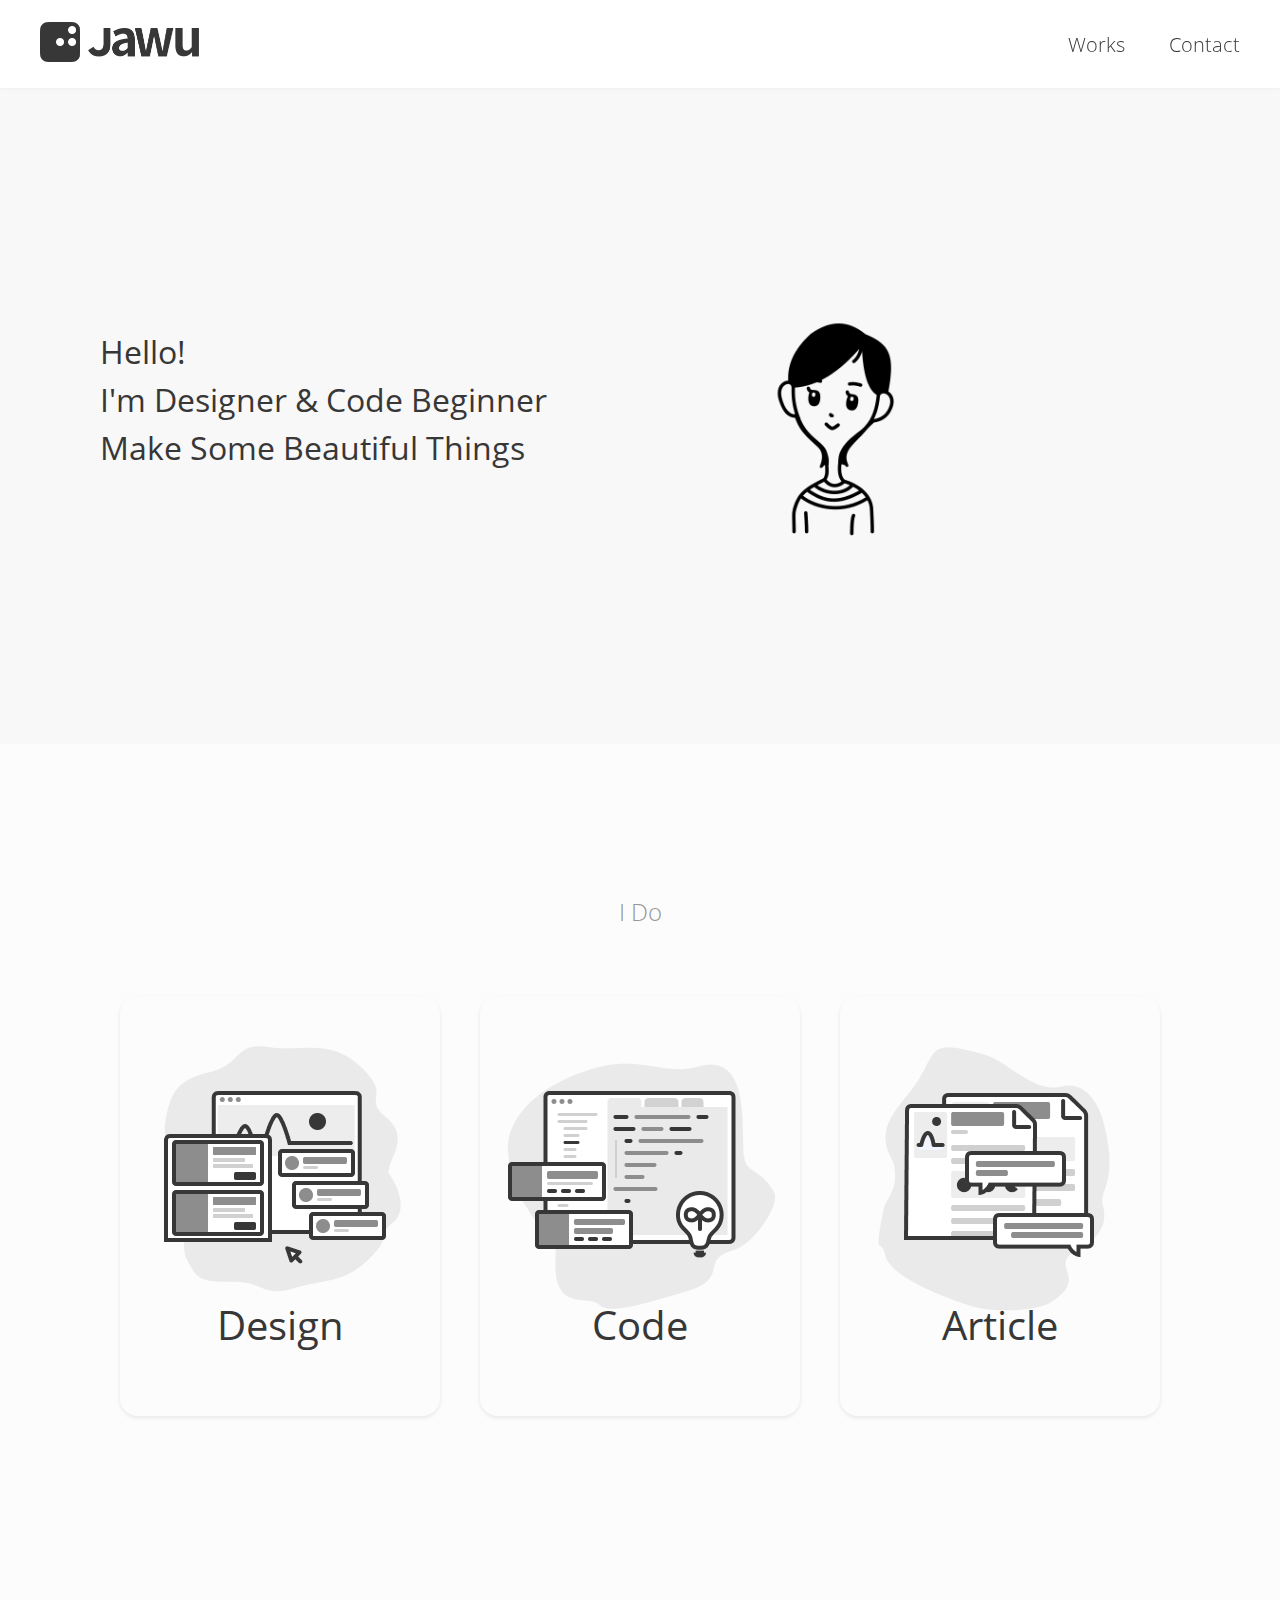
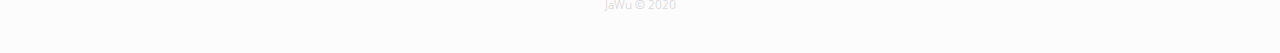
<file: index.html>
<!DOCTYPE html>
<html lang="en">
    <head>
        <meta charset="utf-8">
        <title>_JaWu</title>
        <meta name="description" content="A designer.">
        <meta name="viewport" content="width=device-width, initial-scale=1">
        <link rel="stylesheet" href="index.css">
        <link rel="icon" href="../img/favivon.png" type="image/x-icon">
        <link rel="shortcut icon" href="../img/favivon.png" type="image/x-icon">
        <meta name="viewport" content="width=device-width, initial-scale=1.0, minimum-scale=1.0, maximum-scale=1.0, user-scalable=no" />
    </head>
    <body>
        <div class="wrapper">
            <!-- title导航 -->
            <div class="header">
                <div class="header-left">
                    <a href="../index.html"><img src="../img/logo.png" height="40px" alt="logo" ></a>
                </div>
                <div class="header-right">
                    <span class="nav-list"><a href="works.html">Works</a></span>
                    <span class="nav-list"><a href="contact.html" >Contact</a></span>
                </div>
            </div>
            <!-- 中间内容 -->
            <div class="homepage-middle">
                <div class="content-box">
                    <div class="introduction">
                        <div class="text">Hello!<br>I'm Designer & Code Beginner<br>Make Some Beautiful Things</div>
                    </div>
                </div> 
         
            </div>
            <div class="guide">I Do</div>
                <!-- 以下为一个单元元素组件 -->
                <div class="four">
                    <a href="../works.html">
                        <span class="cell" style="background-image: url(../img/c01.png);">
                            <div class="cardname">
                                <div>Design</div>
                                <div></div>
                            </div>
                        </span>
                    </a>

                    <a href="https://github.com/VoryaWu">
                        <span class="cell" style="background-image: url(../img/c02.png);">
                            <div class="cardname">Code</div>
                        </span>
                    </a>  

                    <a href="https://medium.com/@vorya">
                        <span class="cell" style="background-image: url(../img/c03.png);">
                            <div class="cardname">Article</div>
                        </span>
                    </a>  

                </div>

                <!--以上为一个单元的元素组件-->    

            <!-- 页脚信息 -->
            <div class="footer">
                <div>JaWu © 2020</div>
            </div>
        </div>
    </body>
</html>
</file>
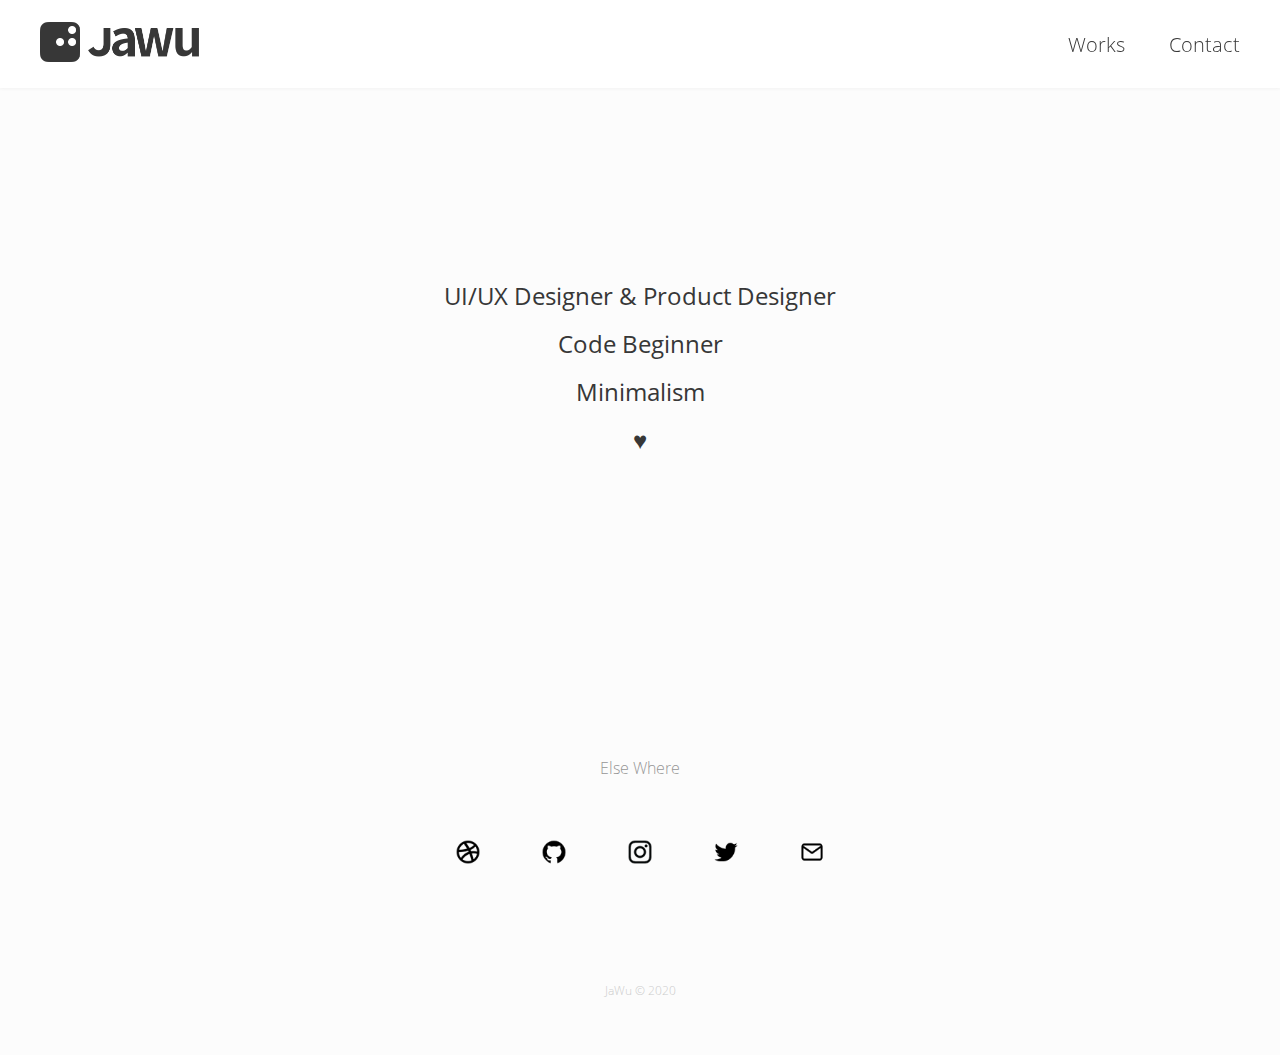
<file: contact.html>
<!DOCTYPE html>
<html lang="en">
    <head>
        <meta charset="utf-8">
        <title>_JaWu</title>
        <meta name="description" content="A designer.">
        <meta name="viewport" content="width=device-width, initial-scale=1">
        <link rel="stylesheet" href="index.css">
        <link href="https://fonts.googleapis.com/css?family=Nunito&display=swap" rel="stylesheet">
        <link rel="icon" href="../img/favivon.png" type="image/x-icon">
        <link rel="shortcut icon" href="../img/favivon.png" type="image/x-icon">
    </head>
    <body>
        <div class="wrapper">
            <!-- title导航 -->
            <div class="header">
                <div class="header-left">
                    <a href="../index.html"><img src="../img/logo.png" height="40px" alt="logo" ></a>
                </div>
                <div class="header-right">
                    <span class="nav-list"><a href="works.html">Works</a></span>
                    <span class="nav-list"><a href="contact.html" >Contact</a></span>
                </div>
            </div>

            <!--以上为一个单元的元素组件-->    

            <div class="guide">
                <div class="contact-text" style="margin-bottom: 280px;margin-top: 40px;"> UI/UX Designer & Product Designer<br>Code Beginner<br>Minimalism <br>♥</div>
                <div style="margin-bottom: 40px; font-size: 16px; color: #969696;"> Else Where</div>
                <a href="https://dribbble.com/voryawu"><div class="social-ico" style="background-image: url(../img/icon-dribbble.png);"></div></a>
                <a href="https://github.com/VoryaWu"><div class="social-ico" style="background-image: url(../img/icon-github.png) ;"></div></a>
                <a href="https://www.instagram.com/voryawu/"><div class="social-ico" style="background-image: url(../img/icon-instagram.png) ;"></div></a>
                <a href="https://twitter.com/_jawu"><div class="social-ico" style="background-image: url(../img/icon-twitter.png) ;"></div></a>
                <a href="mailto:wujaja0025@hotmail.com"><div class="social-ico" style="background-image: url(../img/icon-email.png) ;"></div></a>

            </a>
            

            <!-- 页脚信息 -->
            <div class="footer">
                <div>JaWu © 2020</div>
            </div>
        </a>
    </body>
</html>
</file>
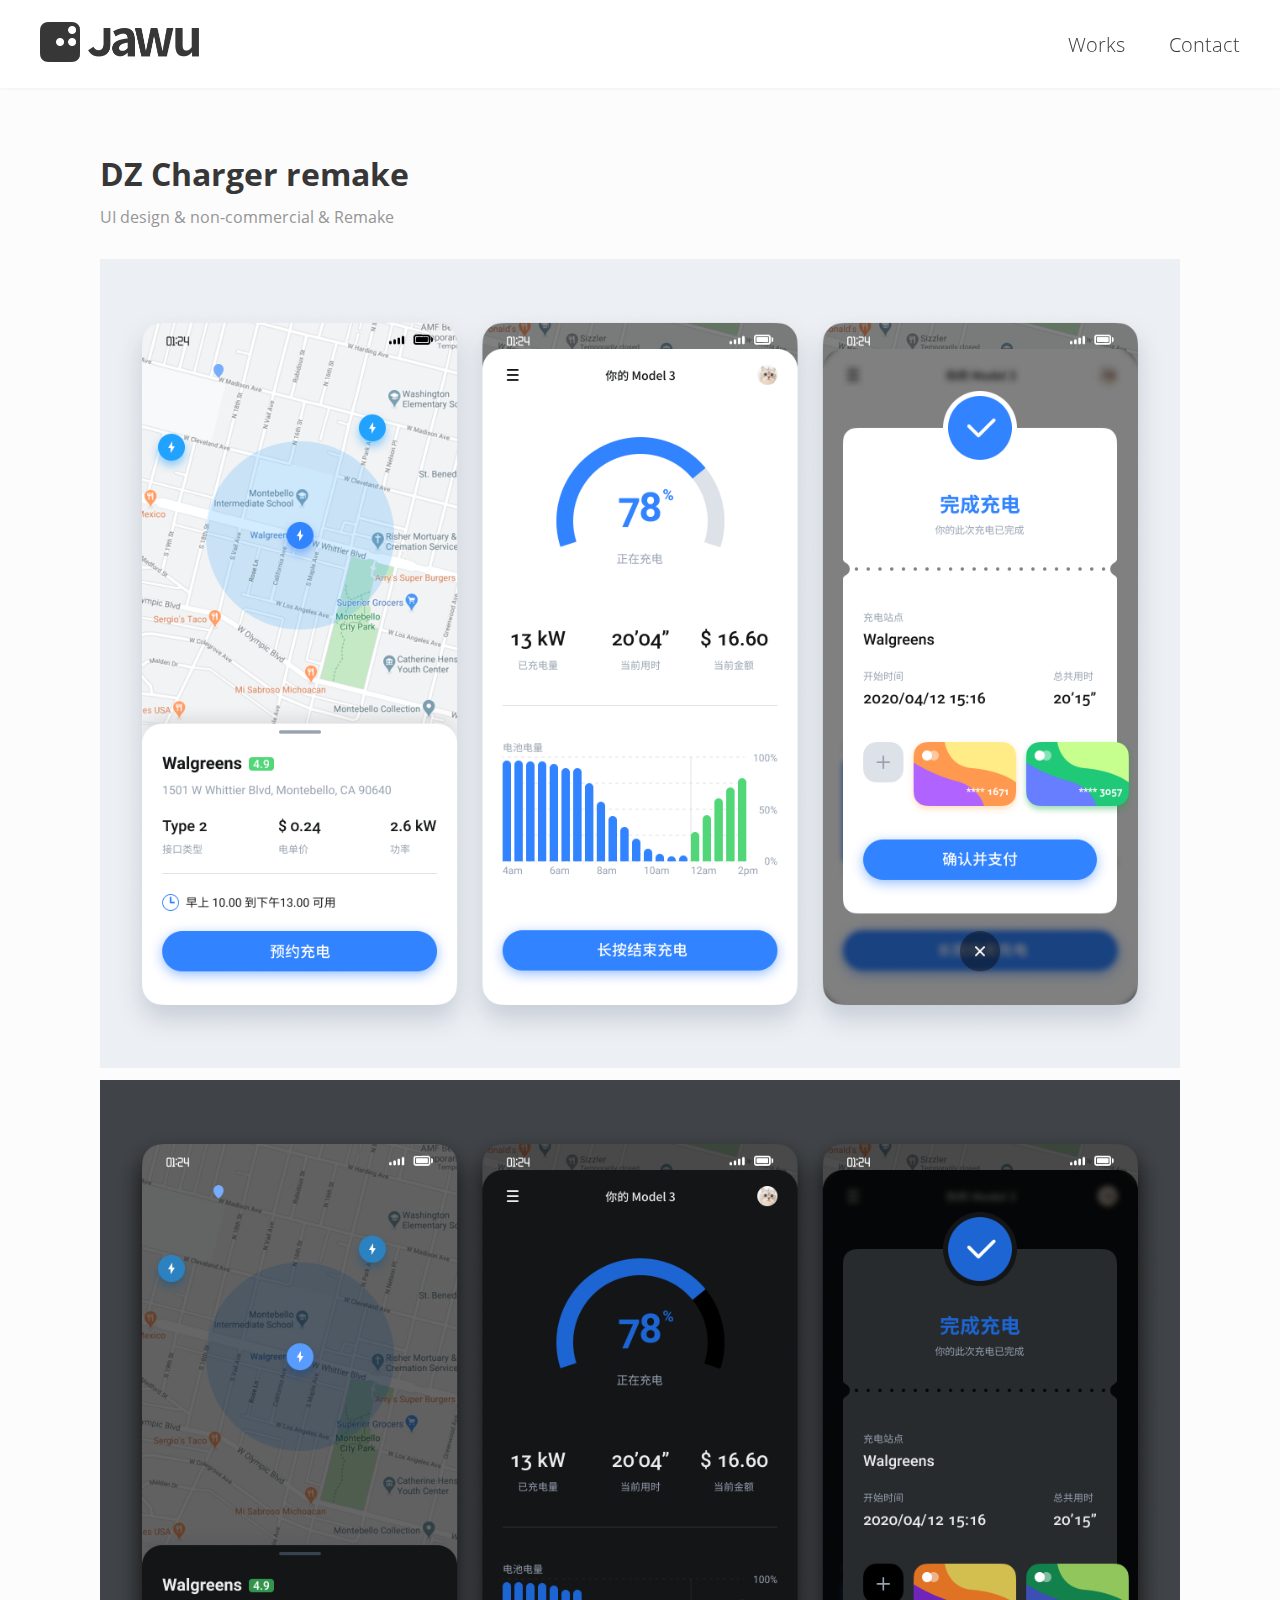
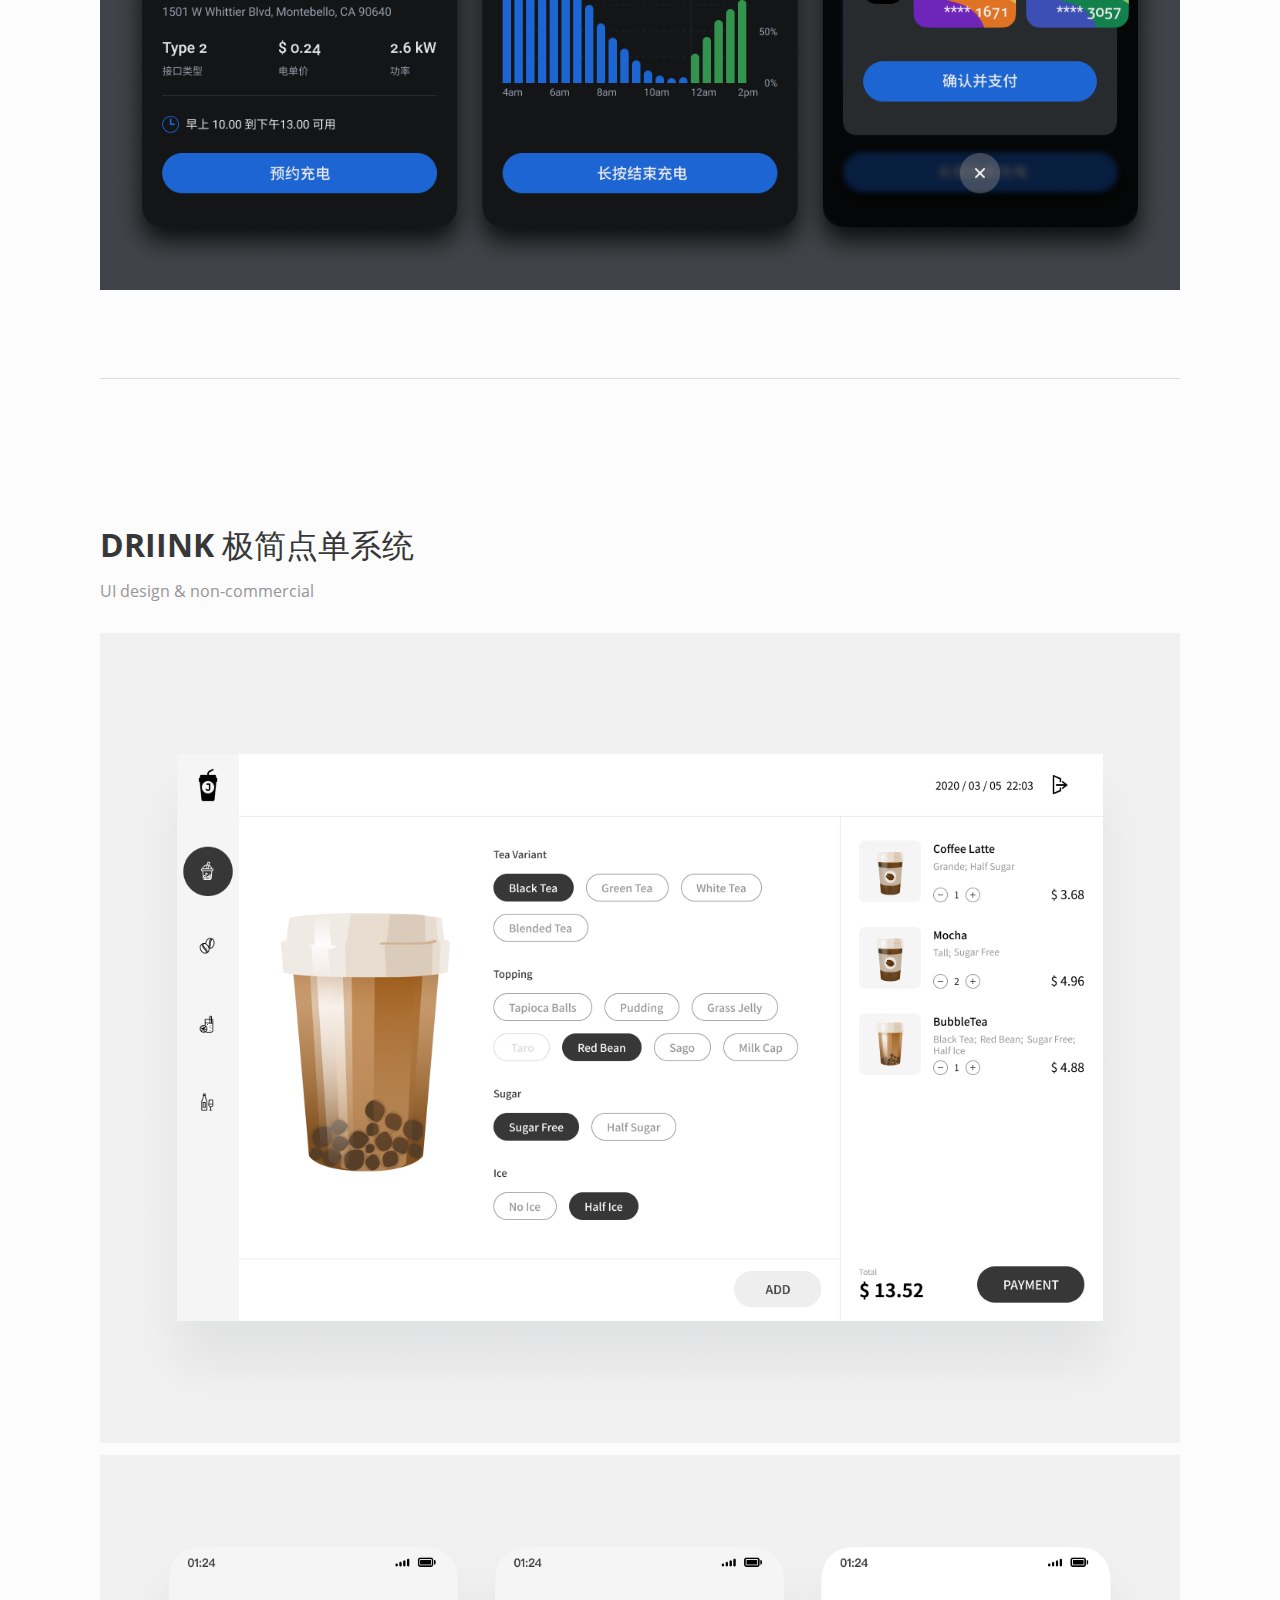
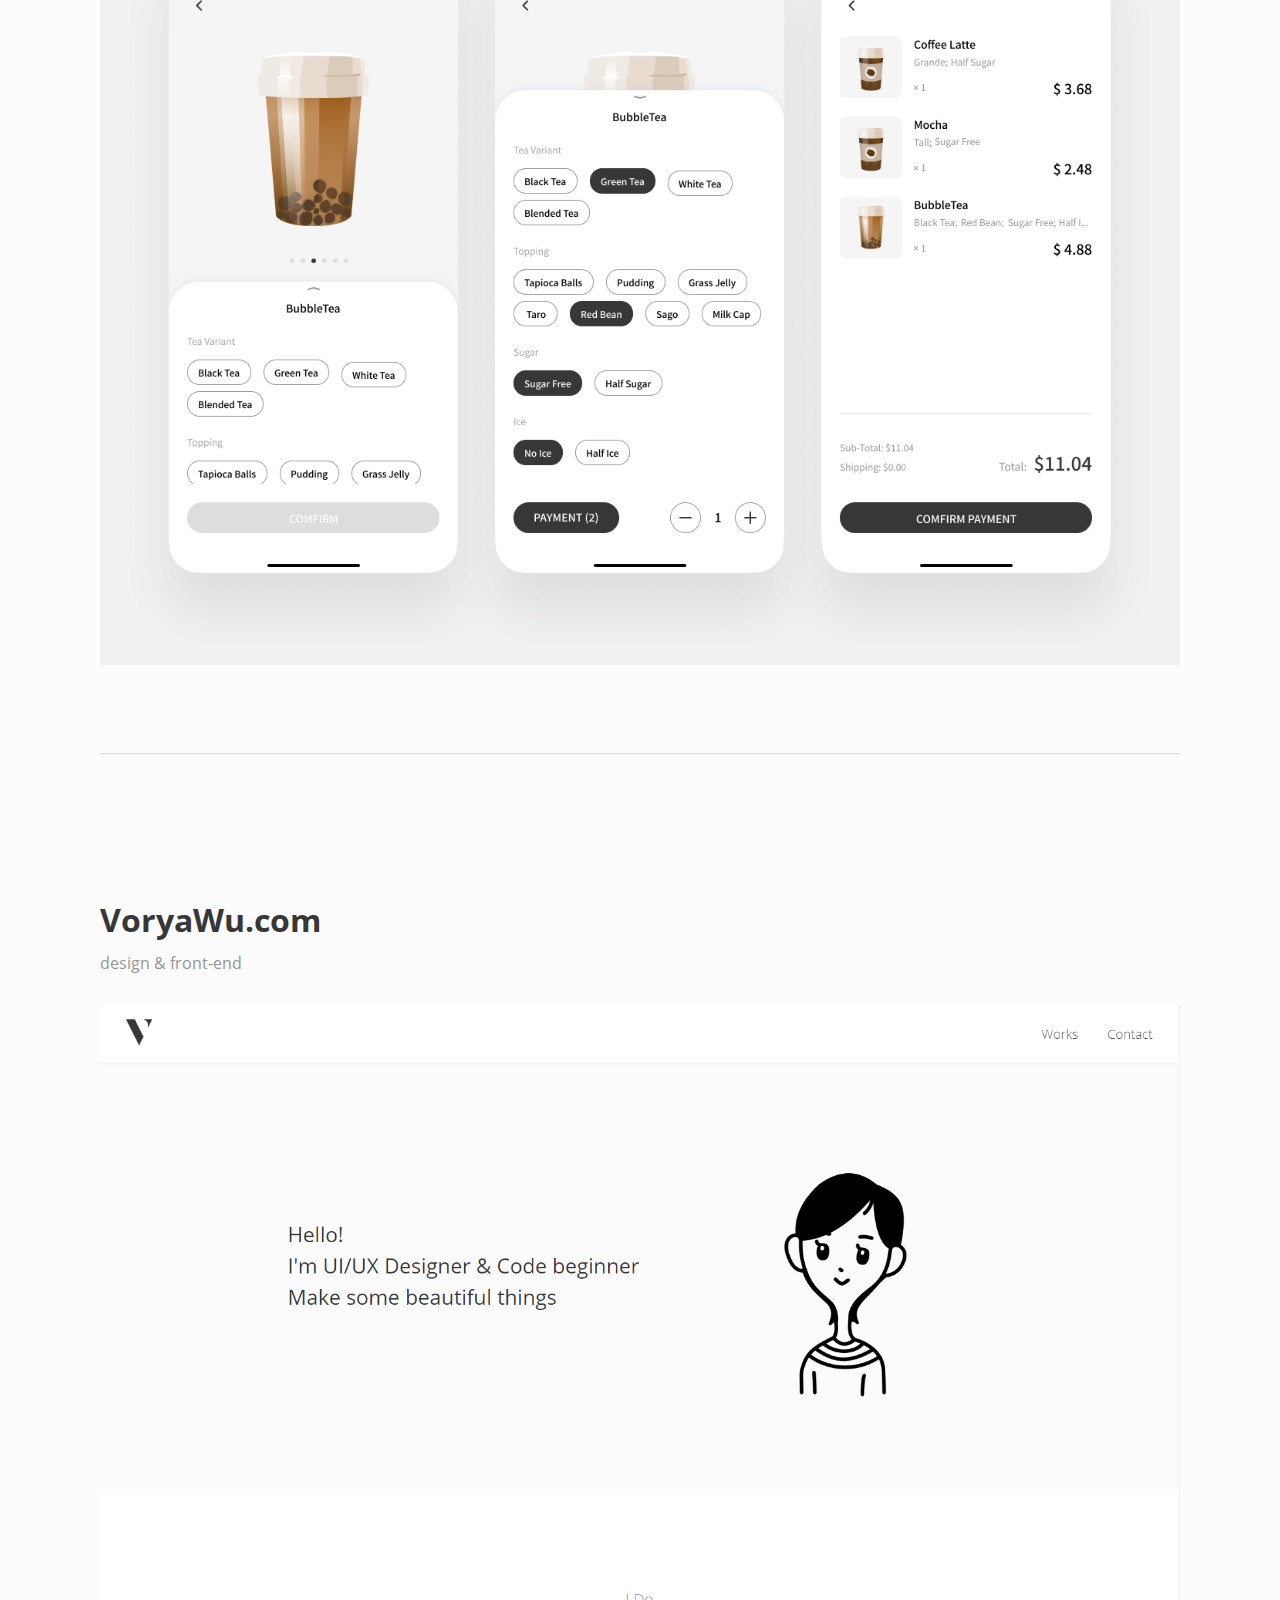
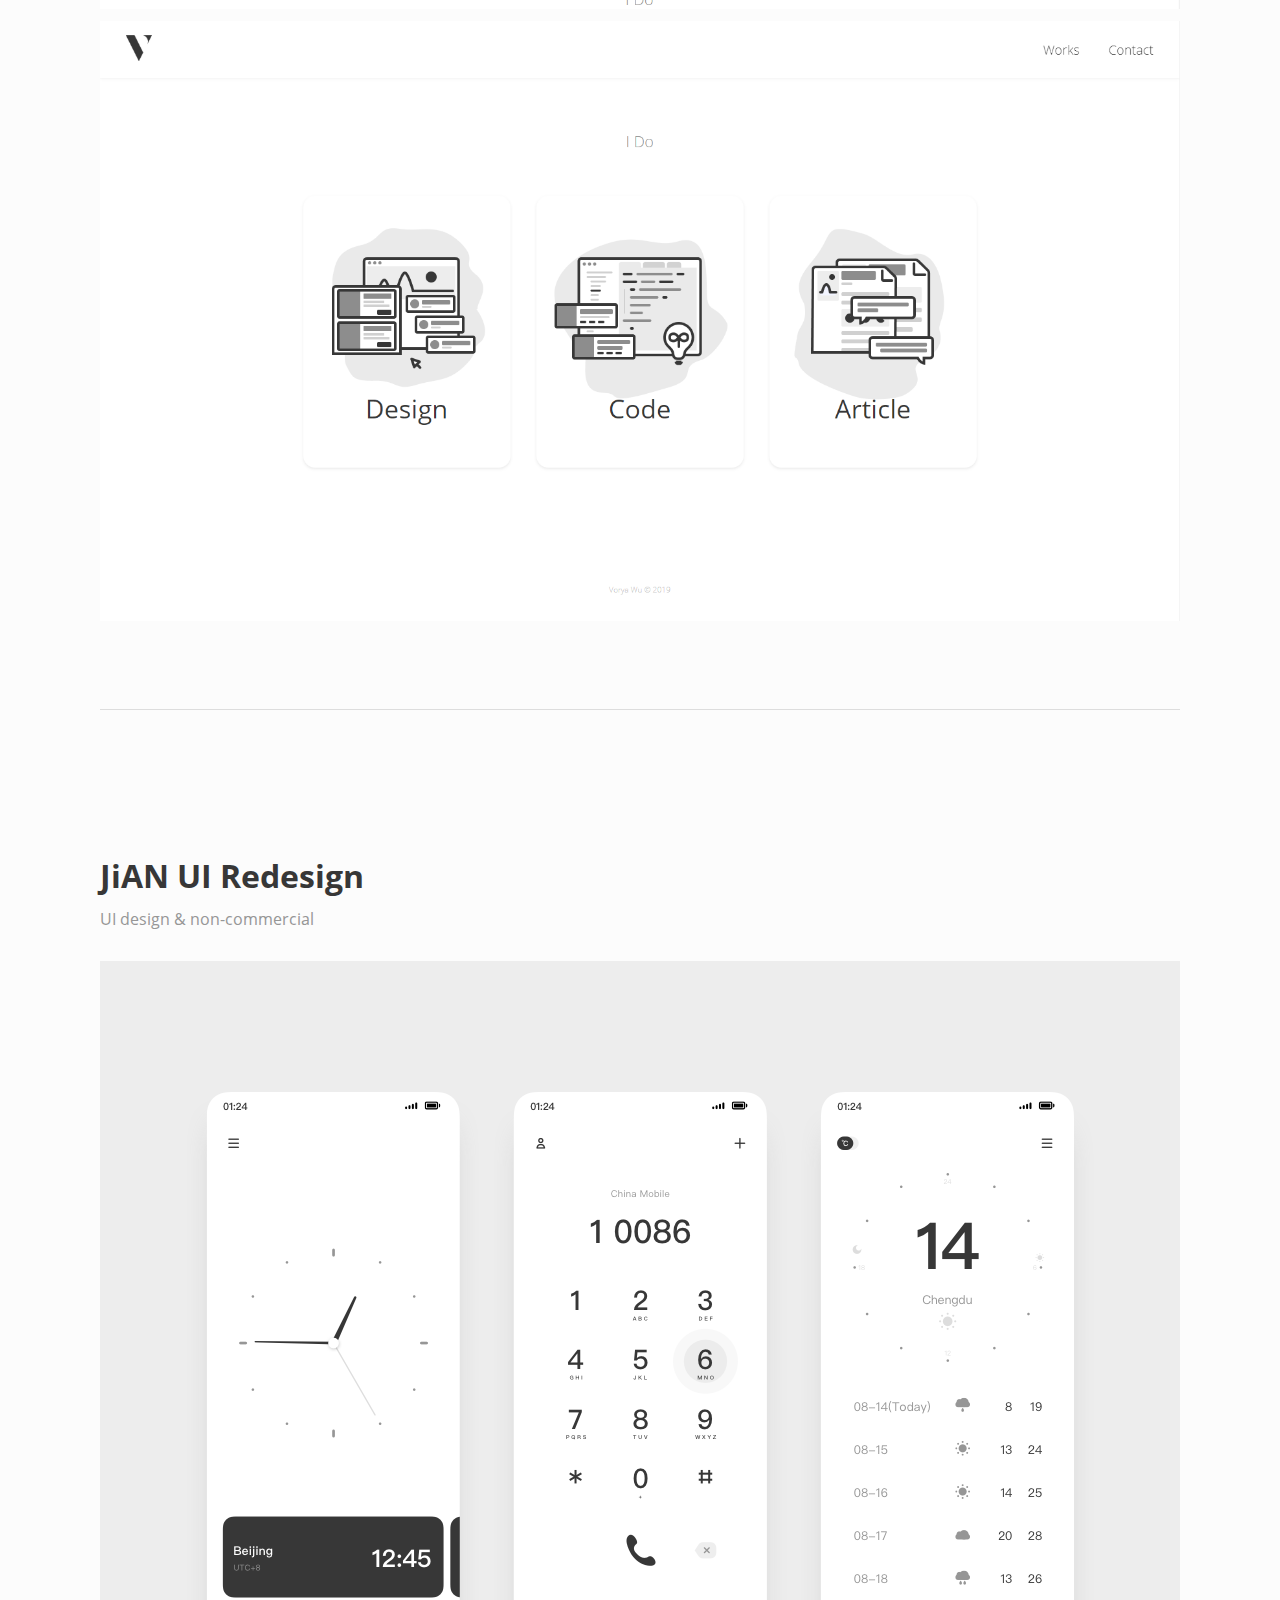
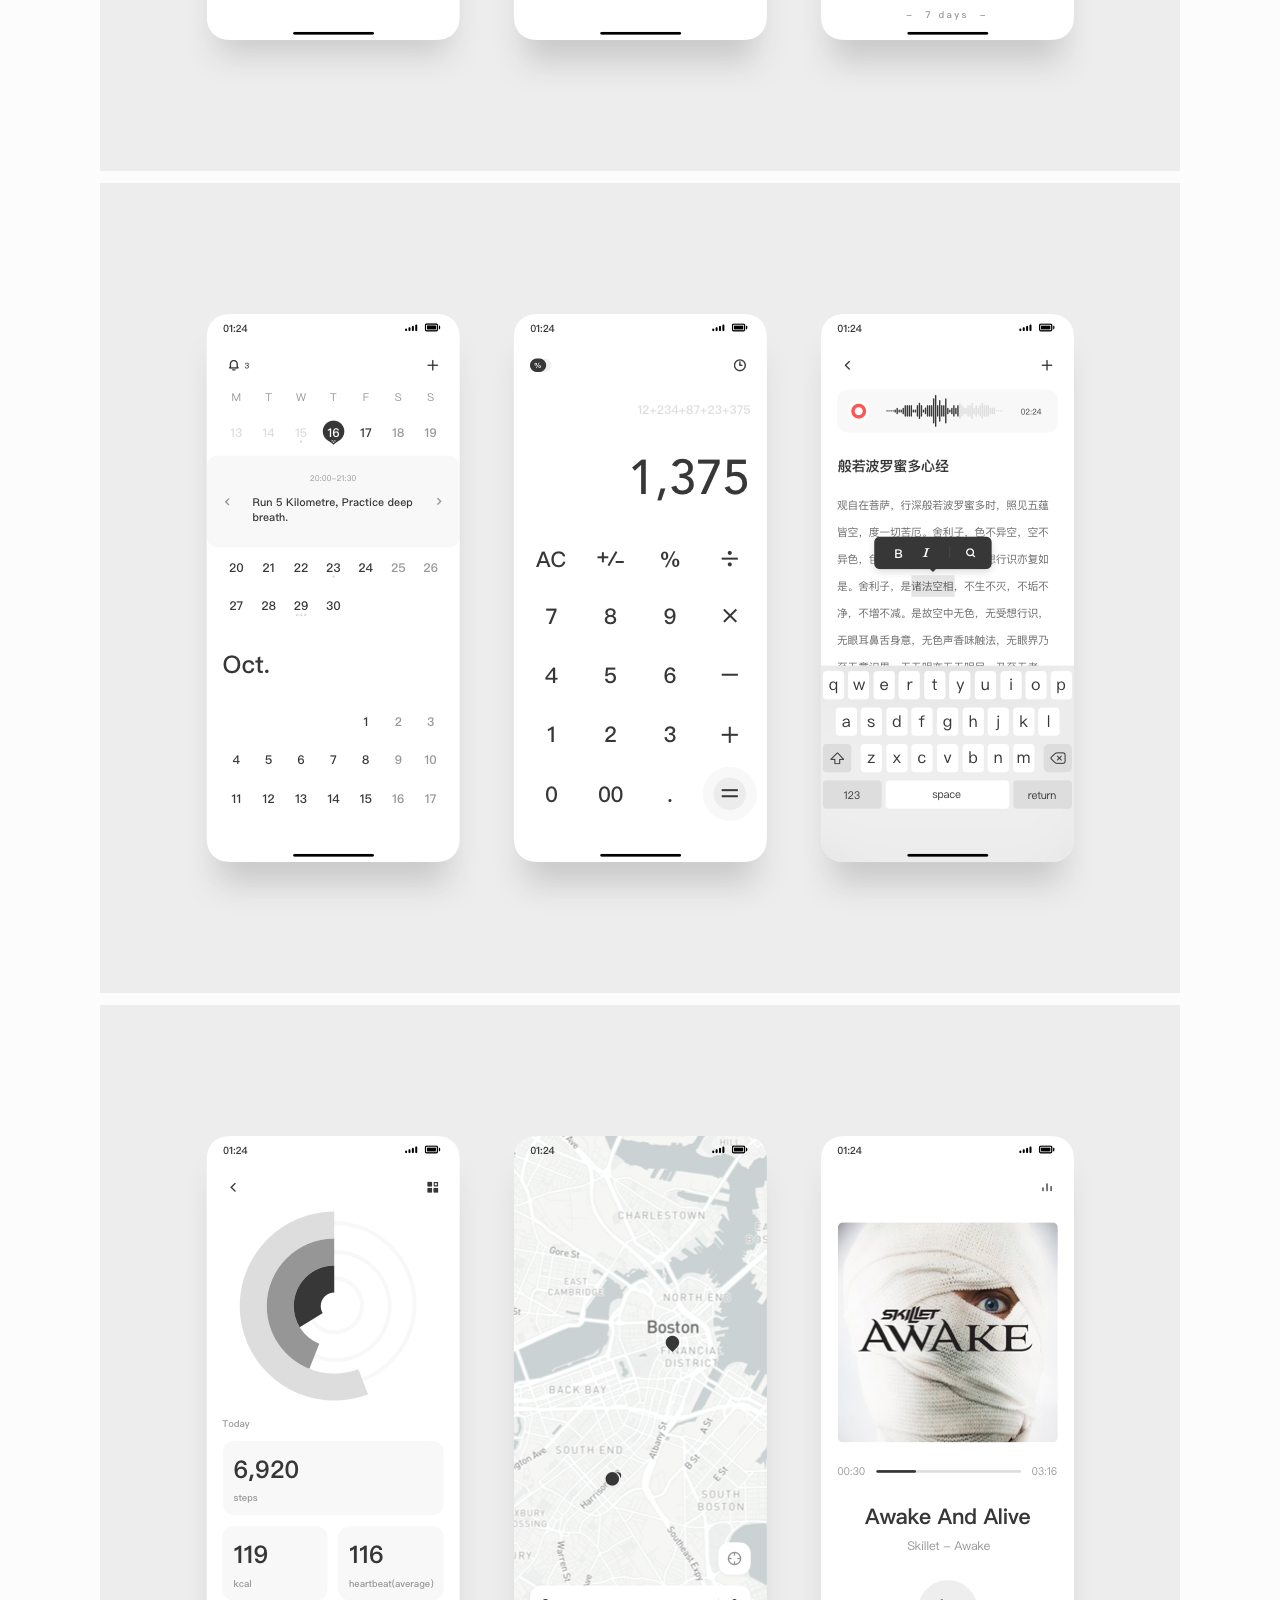
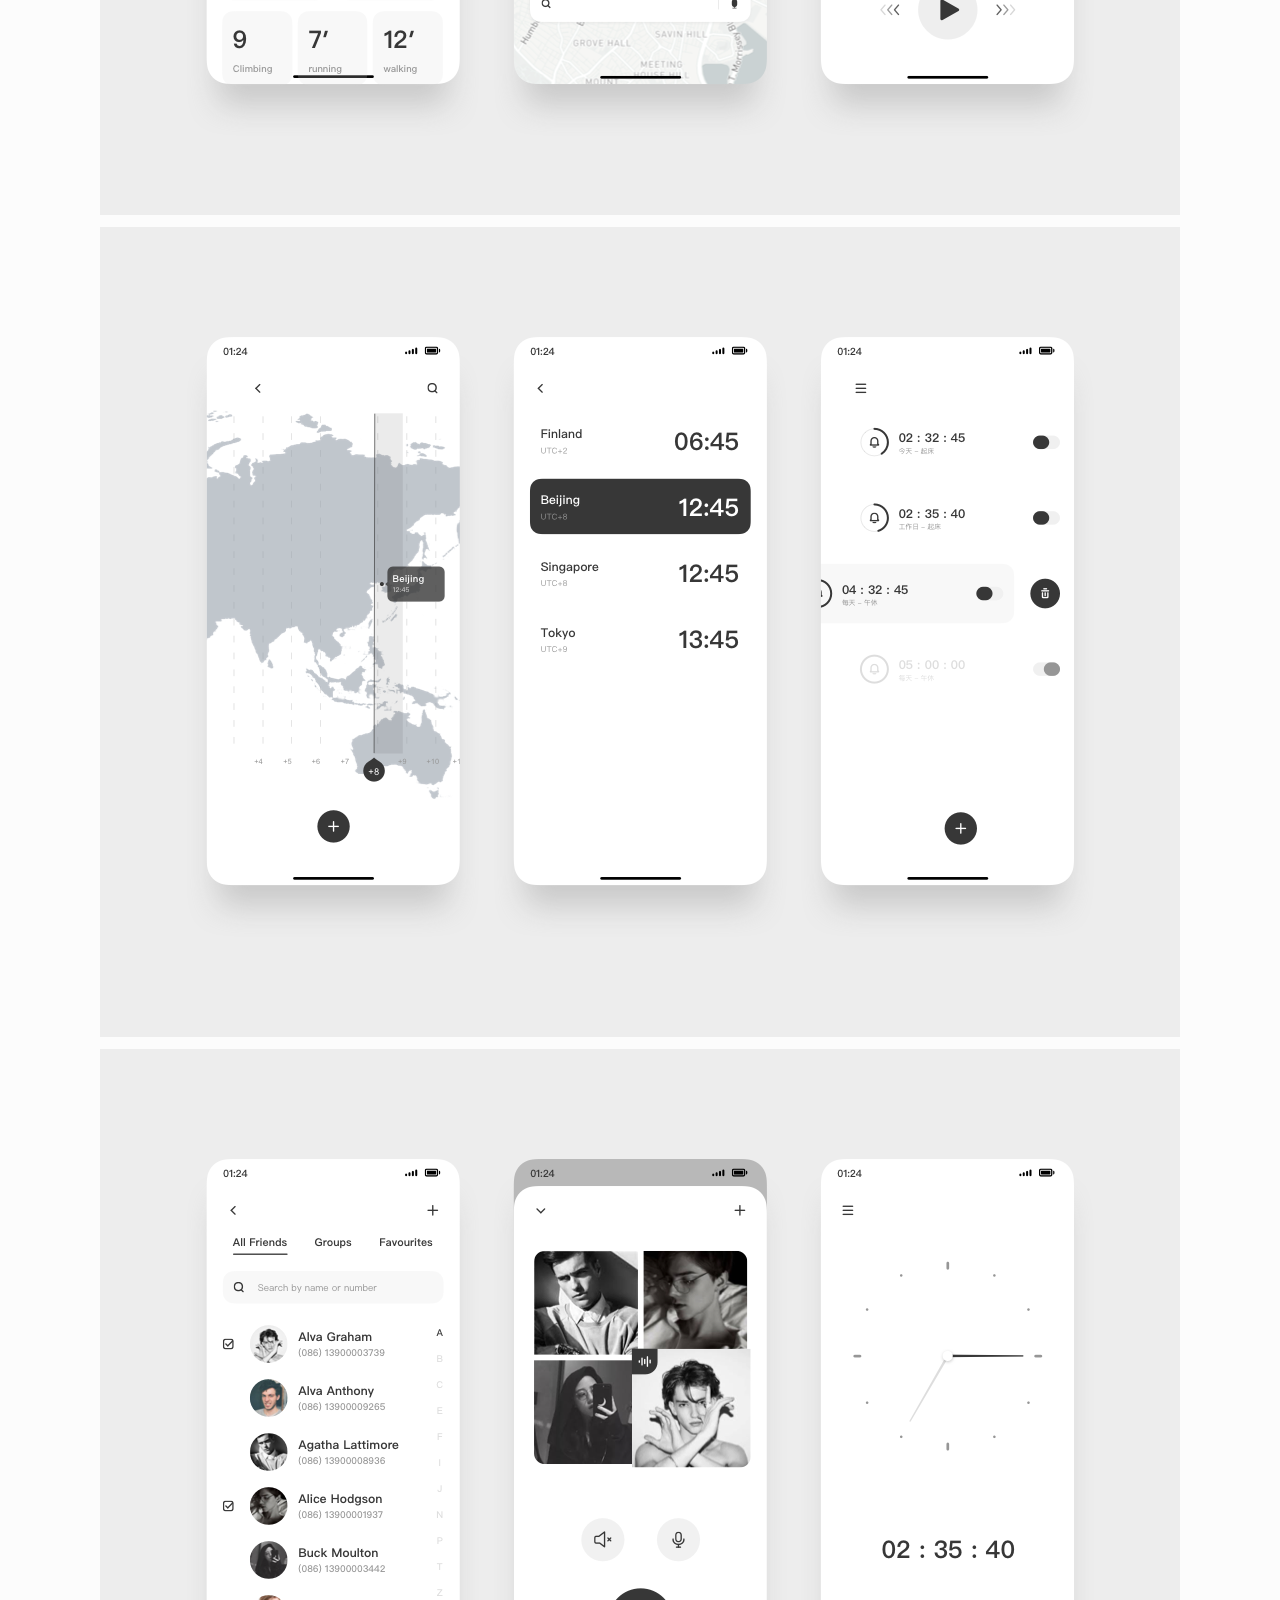
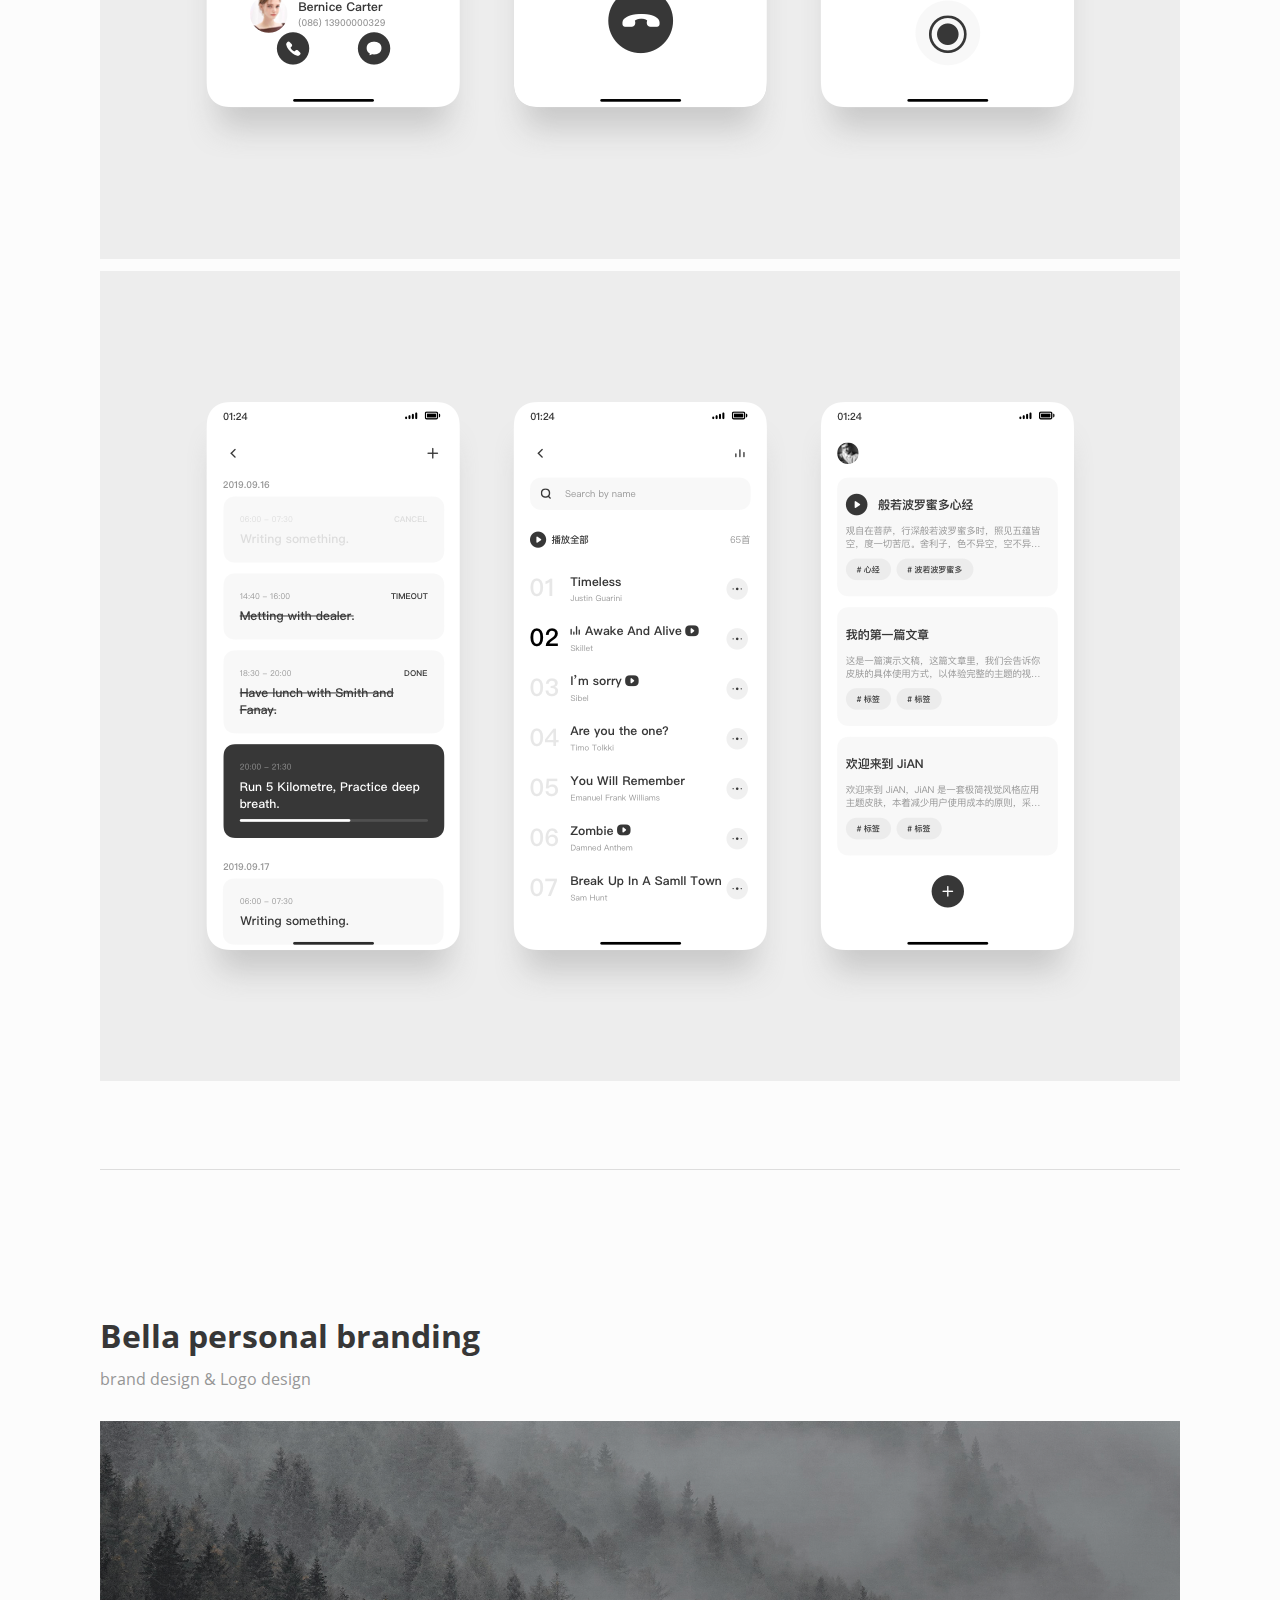
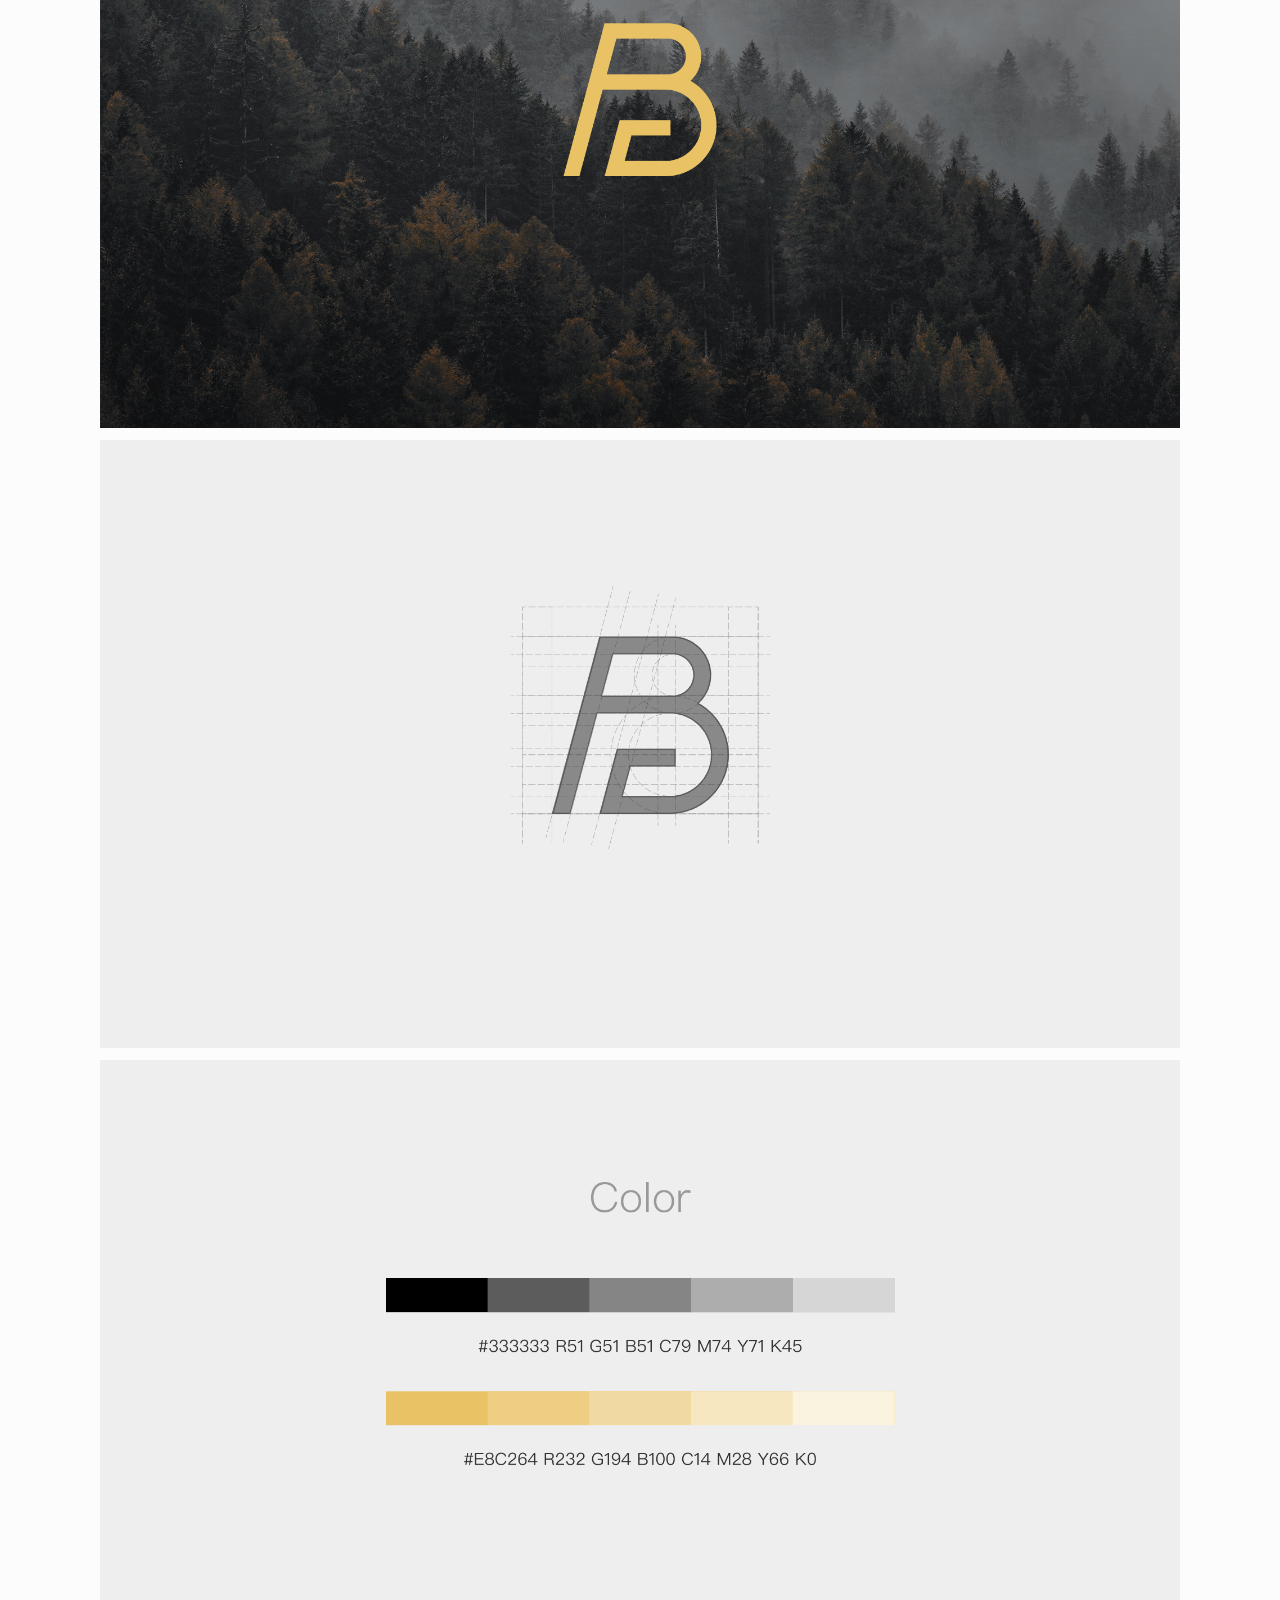
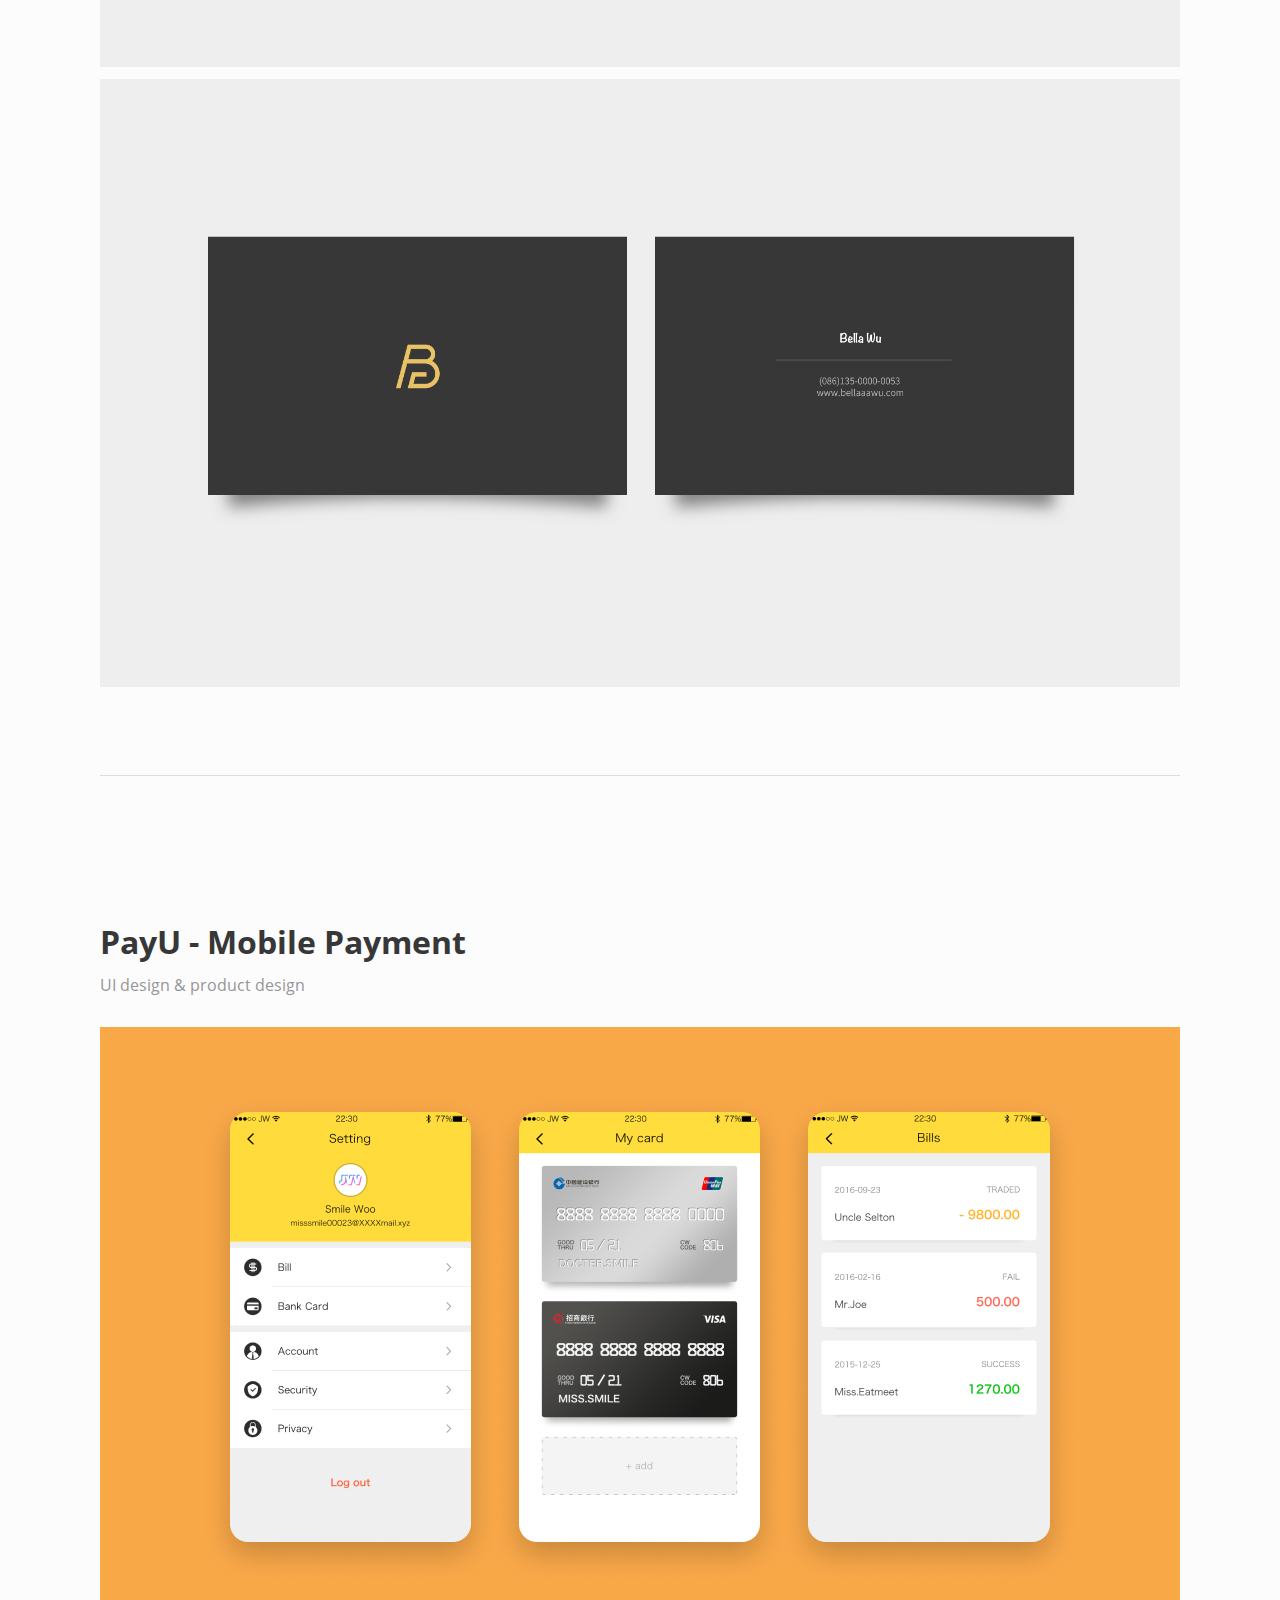
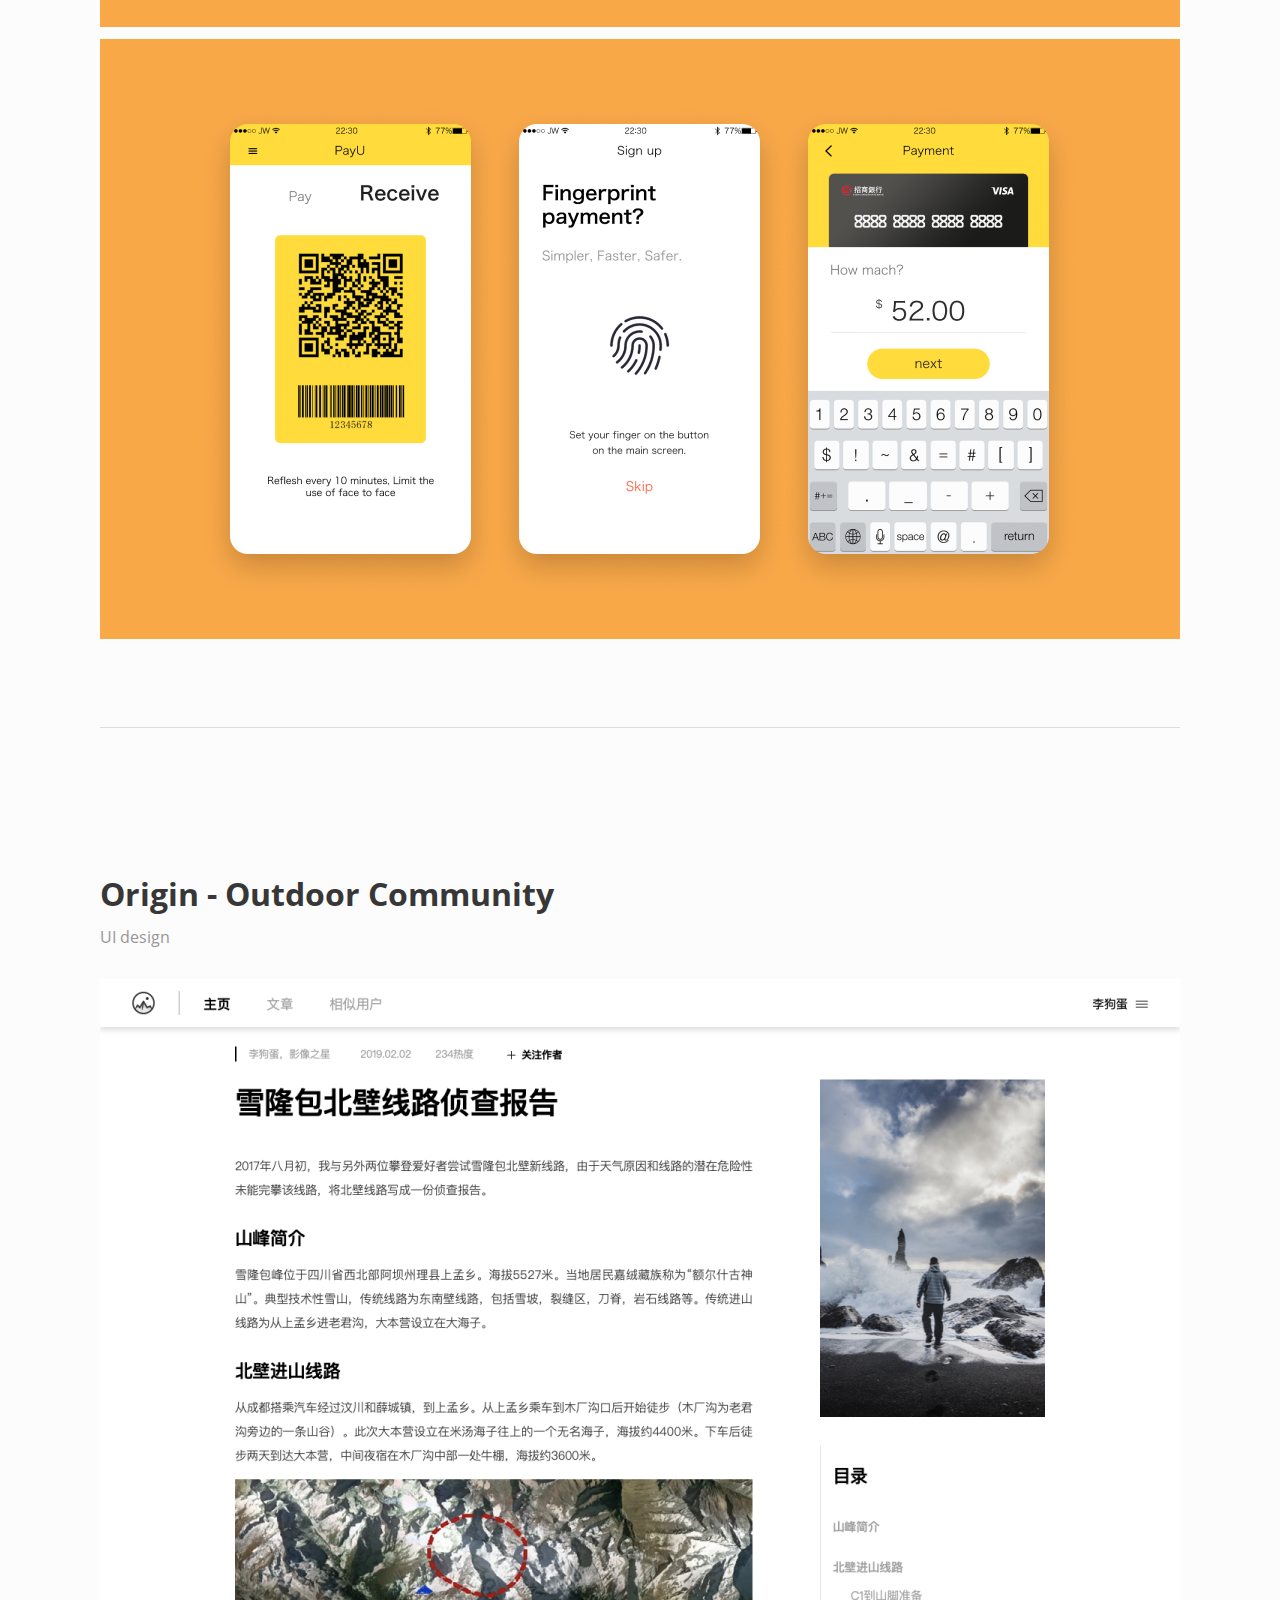
<file: works.html>
<!DOCTYPE html>
<html lang="en">
    <head>
        <meta charset="utf-8">
        <title>_JaWu</title>
        <meta name="description" content="A designer.">
        <meta name="viewport" content="width=device-width, initial-scale=1">
        <link rel="stylesheet" href="index.css">
        <link rel="icon" href="../img/favivon.png" type="image/x-icon">
        <link rel="shortcut icon" href="../img/favivon.png" type="image/x-icon">
    </head>
    <body>
        <div class="wrapper">
            <!-- title导航 -->
            <div class="header">
                <div class="header-left">
                    <a href="../index.html"><img src="../img/logo.png" height="40px" alt="logo" ></a>
                </div>
                <div class="header-right">
                    <span class="nav-list"><a href="works.html">Works</a></span>
                    <span class="nav-list"><a href="contact.html" >Contact</a></span>
                </div>
            </div>
            <!-- 中间内容 -->
            <div class="content-middle">
                <div class="content-box">
                    <!-- sixth block -->
                    <div class="content-info">
                        <div class="content-detail">
                        <div class="title">DZ Charger remake</div>
                        <div class="description">UI design & non-commercial & Remake</div>
                        </div>
                    </div>                        
                    <div class="detail-img"><img src="../img/dzrd01.png" width="1080px" alt="dzrd01"></div>
                    <div class="detail-img"><img src="../img/dzrd02.png" width="1080px" alt="dzrd02"></div>
                    <div class="line"></div>
                    <!-- sixth block -->
                    <div class="content-info">
                        <div class="content-detail">
                        <div class="title">DRIINK 极简点单系统</div>
                        <div class="description">UI design & non-commercial</div>
                        </div>
                    </div>                        
                    <div class="detail-img"><img src="../img/DribbbleShot_1.png" width="1080px" alt="DribbbleShot_1"></div>
                    <div class="detail-img"><img src="../img/DribbbleShot_2.png" width="1080px" alt="DribbbleShot_2"></div>
                    <div class="line"></div>
                <!-- 以下为一个单元元素组件 -->    
                    <div class="content-info">
                        <div class="content-detail">
                            <div class="title">VoryaWu.com </div>
                            <div class="description">design & front-end</div>
                        </div>
                    </div>                        
                    <div class="detail-img" ><img src="../img/wb01.png" width="1080px" alt="voryawu.com001"></div>
                    <div class="detail-img"><img src="../img/wb02.png" width="1080px" alt="voryawu.com002"></div>
                    <div class="line"></div>
                    <!-- 第二个块 -->
                    <div class="content-info">
                            <div class="content-detail">
                                <div class="title">JiAN UI Redesign</div>
                                <div class="description">UI design & non-commercial</div>
                            </div>
                        </div>                        
                        <div class="detail-img" ><img src="../img/JiAN-01.png" width="1080px" alt="JiAN-01"></div>
                        <div class="detail-img"><img src="../img/JiAN-02.png" width="1080px" alt="JiAN-02"></div>
                        <div class="detail-img"><img src="../img/JiAN-03.png" width="1080px" alt="JiAN-03"></div>
                        <div class="detail-img"><img src="../img/JiAN-04.png" width="1080px" alt="JiAN-04"></div>
                        <div class="detail-img"><img src="../img/JiAN-05.png" width="1080px" alt="JiAN-05"></div>
                        <div class="detail-img"><img src="../img/JiAN-06.png" width="1080px" alt="JiAN-06"></div>
                        <div class="line"></div>
                    <!-- 第三个块 -->
                    <div class="content-info">
                            <div class="content-detail">
                                <div class="title">Bella personal branding </div>
                                <div class="description">brand design & Logo design</div>
                            </div>
                        </div>                        
                        <div class="detail-img" ><img src="../img/B01.png" width="1080px" alt="B01"></div>
                        <div class="detail-img"><img src="../img/B02.png" width="1080px" alt="B02"></div>
                        <div class="detail-img"><img src="../img/B03.png" width="1080px" alt="B03"></div>
                        <div class="detail-img"><img src="../img/B04.png" width="1080px" alt="B04"></div>
                        <div class="line"></div>
                    <!-- 第四个块 -->
                    <div class="content-info">
                        <div class="content-detail">
                            <div class="title">PayU - Mobile Payment</div>
                            <div class="description">UI design & product design</div>
                        </div>
                    </div>                        
                    <div class="detail-img"><img src="../img/PayU01.png" width="1080px" alt="PayU01"></div>
                    <div class="detail-img"><img src="../img/PayU02.png" width="1080px" alt="PayU02"></div>
                    <div class="line"></div>
                    <!-- 第五个块 -->
                    <div class="content-info">
                        <div class="content-detail">
                            <div class="title">Origin - Outdoor Community</div>
                            <div class="description">UI design</div>
                        </div>
                    </div>                        
                    <div class="detail-img"><img src="../img/Origin01.png" width="1080px" alt="Origin01"></div>
                    <div class="detail-img"><img src="../img/Origin02.png" width="1080px" alt="Origin02"></div>
                    <div class="line"></div>
                        
                    <a href="https://dribbble.com/voryawu" class="button">see more...</a>     

                </div>
                <!--以上为一个单元的元素组件--> 
            </div>
            <!-- 页脚信息 -->
            <div class="footer">
                <div>JaWu © 2020</div>

            </div>

        </div>
    </body>
</html>
</file>
<file: index.css>
body {
    /*font-family: Garamond, serif;*/
    font-size: 16px;
    color: #373737;
    text-rendering: optimizeLegibility;
    }

@font-face {
    font-family: 'OpenSans-Light';
    src: url('../fonts/OpenSans-Light.ttf');
    font-weight: 200;
}

@font-face {
    font-family: 'OpenSans-Regular';
    src:url('../fonts/OpenSans-Regular.ttf');
    font-weight: 400;
}

@font-face {
    font-family: 'OpenSans-Bold';
    src:url('../fonts/OpenSans-Bold.ttf');
    font-weight: 700;
}


* {
    margin: 0; 
    padding: 0;
}

ul {
    list-style: none;
}

a {
    text-decoration: none;
}

a:link {
    color:#373737;
}

a:visited {
    color: #373737;
}
.wrapper {
    min-width: 100%;
    display: flex;
    flex-direction: column;
    background-color: #eeeeee30;
    /*background-color: antiquewhite;*/
} 

.header {
    display: flex;
    justify-content: space-between;
    width: 100%;
    background-color:#ffffff;
    height: 88px;
    align-items: center;
    box-shadow: 0 0 4px #37373715;
    position: sticky;
    position:  -webkit-sticky; /*兼容 -webkit 内核浏览器*/
    top: 0px;
    
}

.header-left { 
    width: 15%;
    /*background-color: burlywood;*/
    padding: 0 40px;
}

.header-right {
    width: 60%;
    text-align: right;
    flex-direction: row;
    /*background-color: coral;*/
    padding: 0 40px;
}

.nav-list {
    font-family: 'OpenSans-Light';
    font-size: 20px;
    color: #969696;
    padding-left: 40px;
}

.social-ico {
    display: inline-block;
    align-content: center;
    height: 40px;
    width: 40px;
    border-radius: 40px;
    margin: 0 20px;
    background-size: 100% 100%;
}

.social-ico:hover {
    box-shadow: 0 0 16px #00000030;
    transition: all 0.3s;
}



.homepage-middle {
    display: flex;
    justify-content: center; 
    align-items: center;
    background-image: url(../img/homepagebanner.png); 
    background-position: center;
    background-repeat: no-repeat;
    background-size: 80%;
    background-attachment: fixed;
    /*margin-top: 40px;*/
    background-color:#dddddd20;
}

.content-middle {
    display: flex;
    justify-content: center; 
    align-items: center;
    background-size: 1080px;
    margin-top: 64px;
    /*background-color:#dddddd20;*/
}

.introduction {
    font-family: 'OpenSans-Regular';
    font-size: 32px;
    margin: 240px 0;
    white-space: normal;
    word-break: break-word;
    word-wrap: break-word;
    width: 100%;
    line-height: 48px;
}

@media (min-width: 1100px) {
    .introduction {
        width: 1080px;
    }
}

.detail-img {
    padding: 4px 0;

}

.text {
    margin: 24px 0;
}

.content-box {
    flex-direction: column;
    flex-wrap: wrap;
    margin-bottom: 32px;
    /*margin-top: 24px;*/
}

.guide {   
    text-align: center;
    font-family: 'OpenSans-Light';
    margin-top: 144px;
    font-size: 24px;
    color: #969696;
    /*background-color: aquamarine;*/
    line-height: 48px;
}

.four {
    display: inline-flex;
    flex-direction:row;
    justify-content: center; 
    flex-wrap: wrap;
    height:500px;
    width:100%;
    /*background-color: aquamarine; */
    margin: 40px 0;
}

.cell {
    display: inline-flex;
    border-radius: 18px/18px;
    margin: 20px;
    height:420px;
    width: 320px;
    /*background-color: #96969610;*/
    align-items: flex-end;
    justify-content: center;
    box-shadow: 0 2px 4px #00000015;
    transition: box-shadow 0.3s;
    -webkit-transition: box-shadow 0.3s;
    
}

.cell:hover {
    box-shadow: 0 8px 40px #00000015;

}

.cardname {
    font-family: 'OpenSans-Regular';
    margin-bottom: 64px;
    font-size: 40px;
    text-align: center;
}

.content-detail {
    margin-bottom: 24px;
}

.title {
    font-family: 'OpenSans-bold';
    font-size: 32px;
    /*background-color: crimson;*/
}

.contact-text {
    font-family: 'OpenSans-Regular';
    color: #373737;
}

.description {
    font-family: 'OpenSans-Regular';
    color: #969696;
    line-height: 28px;
    margin-top: 8px;
    white-space: normal;
    word-break: break-all;
    word-wrap: break-word;
    width: 1080px;
    /*background-color: burlywood;*/
}

.line {
    height: 1px;
    background-color: #dddddd;
    margin-top: 80px;
    margin-bottom: 144px;
}

.button {
    display: block;
    margin: 0 40%;
    background-color: #dddddd60; /* Green */
    border: none;
    color: white;
    padding: 24px 48px;
    text-align: center;
    text-decoration: none;
    font-size: 18px;
   
}
.button:hover {
    background-color: #373737;
    color: #ffffff;
    transition: all 0.3s;
}

.footer {
    font-family: 'OpenSans-Light';
    font-size: 12px;
    text-align: center;
    margin-top: 80px;
    margin-bottom: 40px;
    color: #cccccc;
}
</file>
